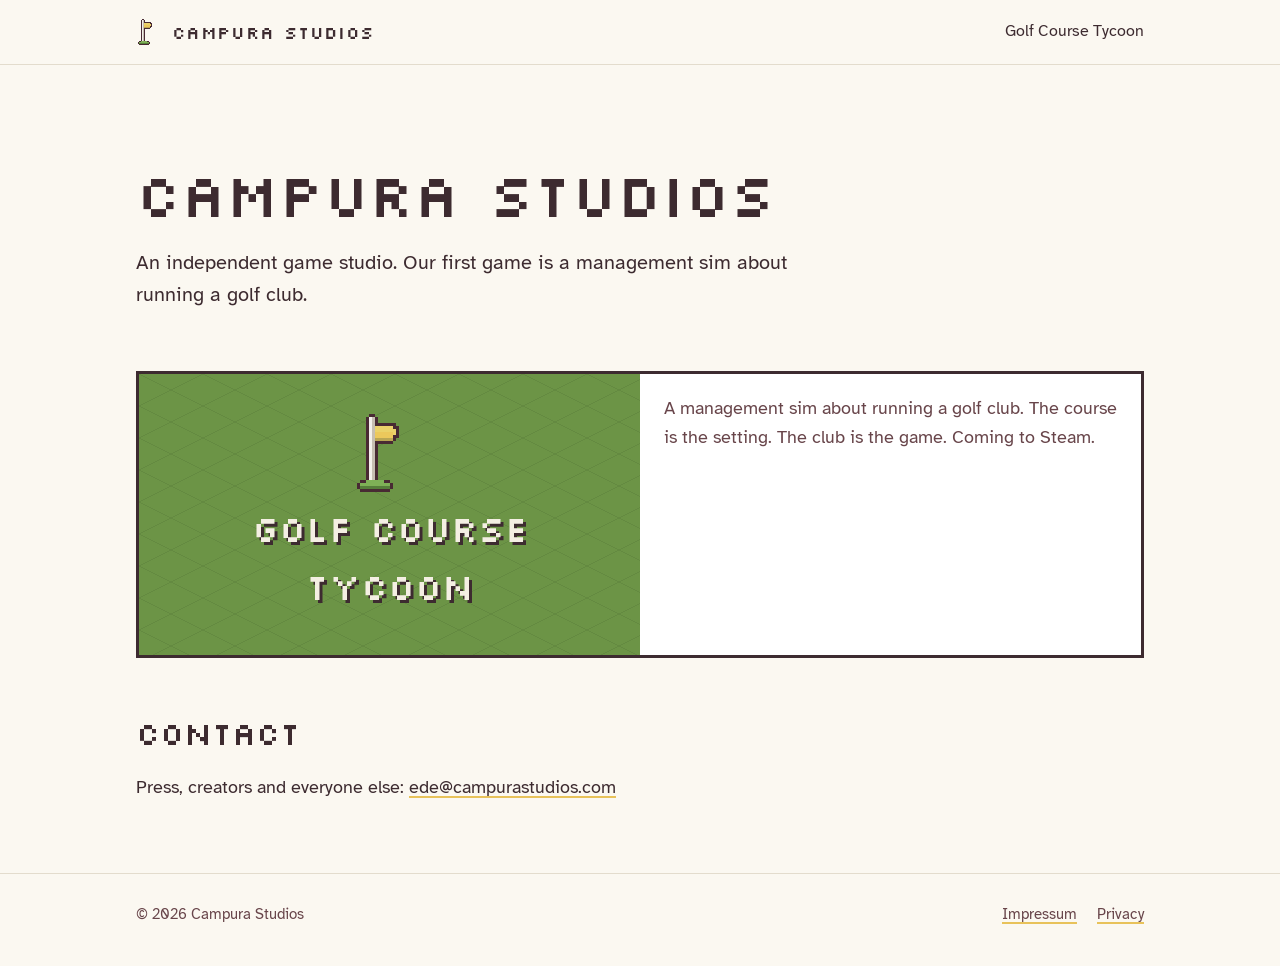
<file: index.html>
<!doctype html>
<html lang="en">
<head>
<meta charset="utf-8">
<meta name="viewport" content="width=device-width, initial-scale=1">
<title>Campura Studios</title>
<meta name="description" content="Campura Studios is an independent game studio. Our first game is Golf Course Tycoon, a management sim about running a golf club.">
<meta property="og:title" content="Campura Studios">
<meta property="og:description" content="Independent games. First up: Golf Course Tycoon.">
<meta property="og:type" content="website">
<meta property="og:url" content="https://campurastudios.com/">
<link rel="icon" href="/assets/favicon.png">
<link rel="stylesheet" href="/assets/site.css">
</head>
<body>

<header class="top">
	<div class="wrap">
		<a class="brand pixel" href="/"><img class="px" src="/assets/favicon.png" alt=""><span>Campura Studios</span></a>
		<nav><a href="/golfcoursetycoon/">Golf Course Tycoon</a></nav>
	</div>
</header>

<main class="wrap">
	<div class="studio">
		<h1>Campura Studios</h1>
		<p class="lede">An independent game studio. Our first game is a management sim about running a golf club.</p>
	</div>

	<a class="game-card" href="/golfcoursetycoon/">
		<div class="course">
			<img class="px" src="/assets/flag.png" alt="">
			<div>Golf Course Tycoon</div>
		</div>
		<div class="body">
			<p>A management sim about running a golf club. The course is the setting. The club is the game. Coming to Steam.</p>
		</div>
	</a>

	<section>
		<h2>Contact</h2>
		<p>Press, creators and everyone else: <a href="mailto:ede@campurastudios.com">ede@campurastudios.com</a></p>
	</section>
</main>

<footer>
	<div class="wrap">
		<span>© 2026 Campura Studios</span>
		<nav><a href="/impressum/">Impressum</a><a href="/privacy/">Privacy</a></nav>
	</div>
</footer>

</body>
</html>
</file>
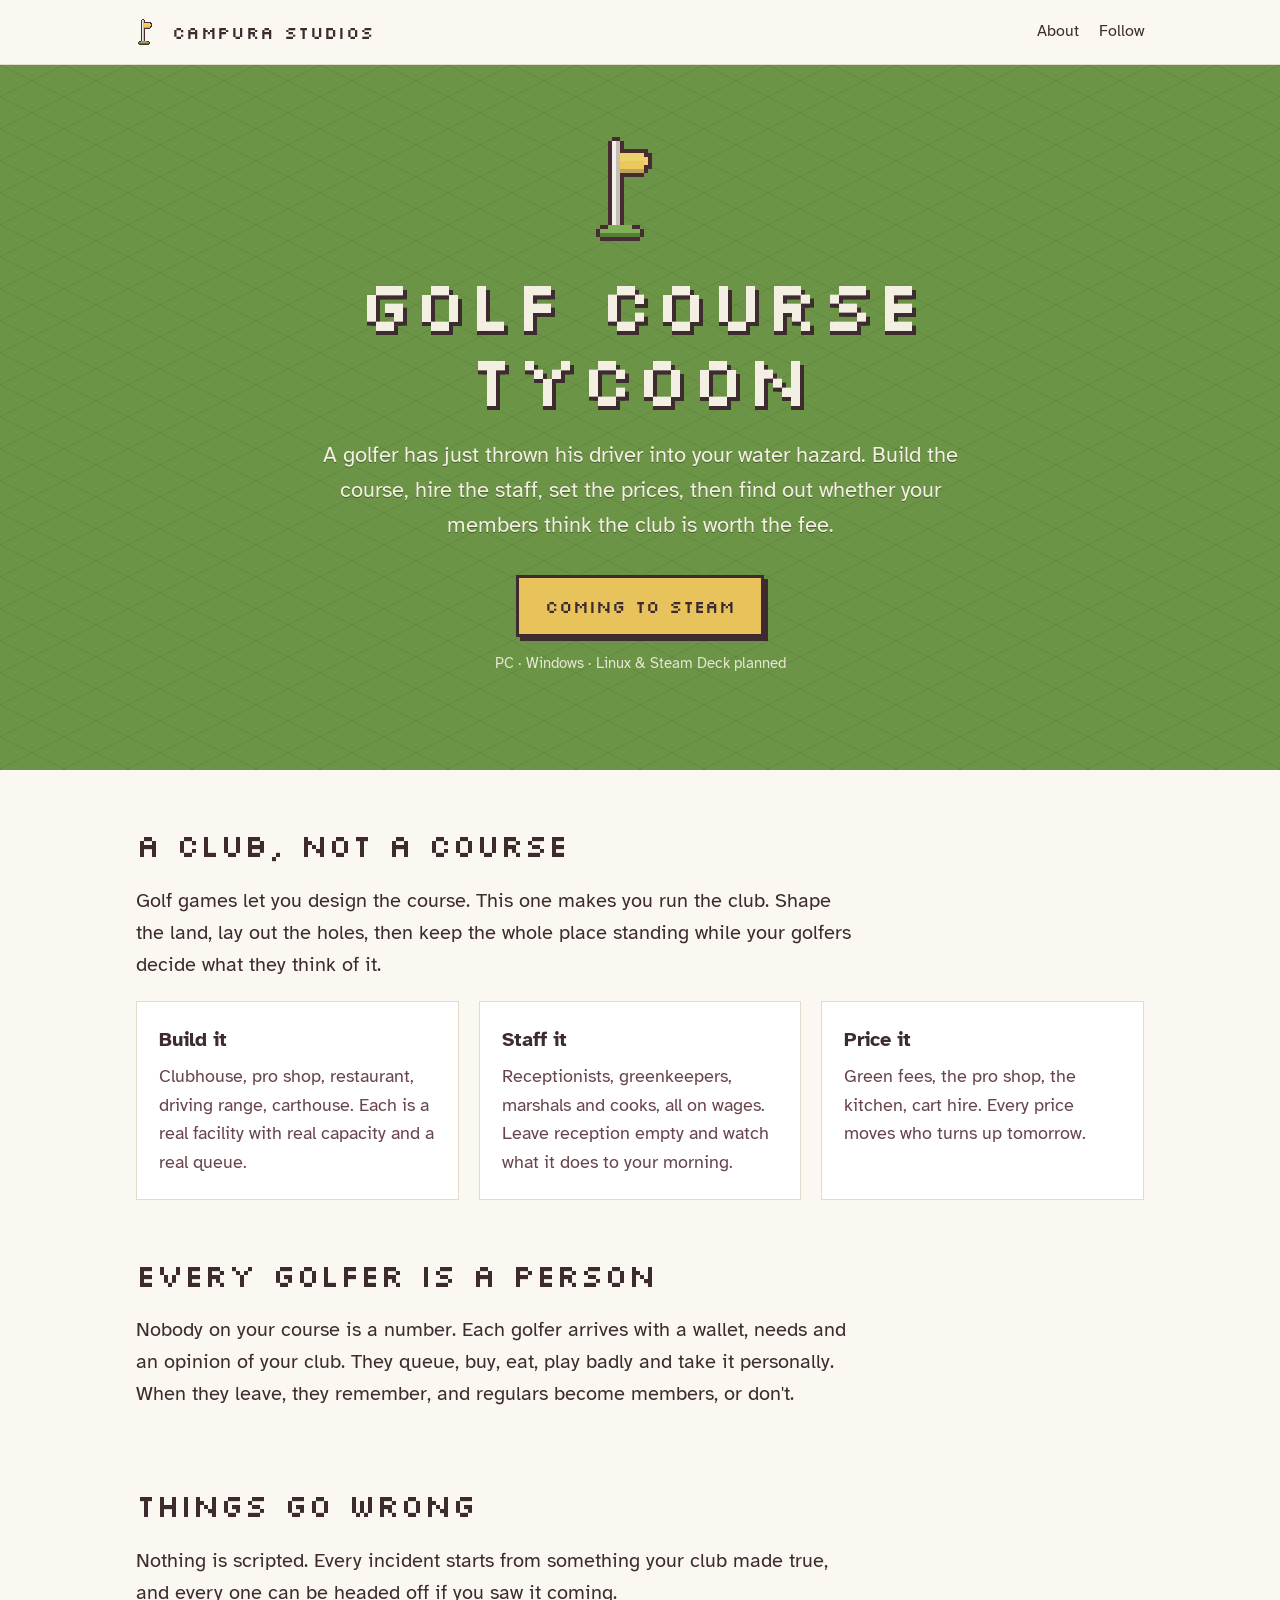
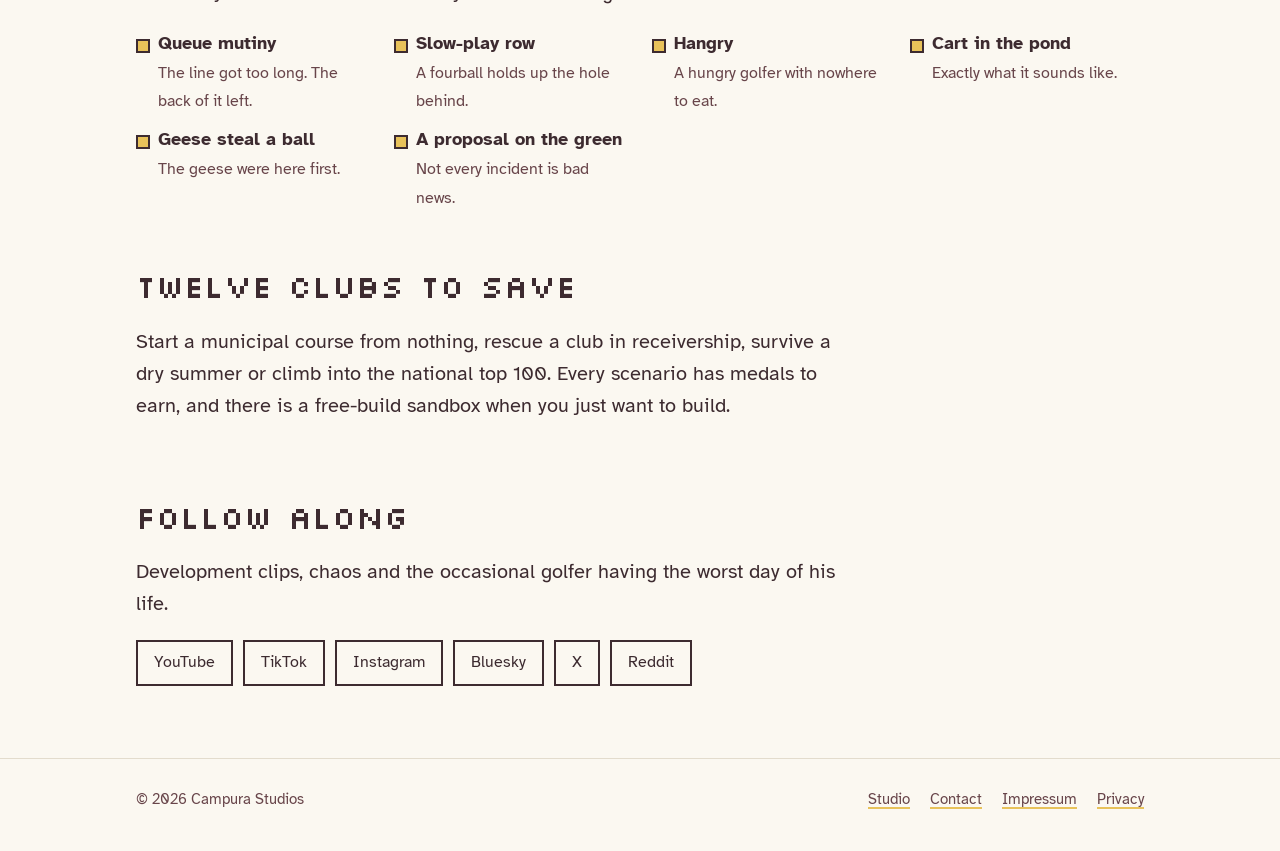
<file: golfcoursetycoon/index.html>
<!doctype html>
<html lang="en">
<head>
<meta charset="utf-8">
<meta name="viewport" content="width=device-width, initial-scale=1">
<title>Golf Course Tycoon</title>
<meta name="description" content="A management sim about running a golf club. Build the course, hire the staff, set the prices, and watch your golfers decide whether the club is worth it.">
<meta property="og:title" content="Golf Course Tycoon">
<meta property="og:description" content="A management sim about running a golf club. The course is the setting. The club is the game.">
<meta property="og:type" content="website">
<meta property="og:url" content="https://campurastudios.com/golfcoursetycoon/">
<!-- TODO(ede): og:image once a 1200x630 shot of your store club exists: <meta property="og:image" content="https://campurastudios.com/assets/og-golfcoursetycoon.png"> -->
<link rel="icon" href="/assets/favicon.png">
<link rel="stylesheet" href="/assets/site.css">
</head>
<body>

<header class="top">
	<div class="wrap">
		<a class="brand pixel" href="/"><img class="px" src="/assets/favicon.png" alt=""><span>Campura Studios</span></a>
		<nav><a href="#about">About</a><a href="#follow">Follow</a></nav>
	</div>
</header>

<main>
	<div class="course hero">
		<div class="wrap">
			<img class="px flag" src="/assets/flag.png" alt="">
			<h1 class="pixel">Golf Course<br>Tycoon</h1>
			<p class="tag">A golfer has just thrown his driver into your water hazard. Build the course, hire the staff, set the prices, then find out whether your members think the club is worth the fee.</p>
			<!-- TODO(ede): once the Steam page has an App ID, replace this with
			     <a class="btn" href="https://store.steampowered.com/app/APPID/">Wishlist on Steam</a> -->
			<span class="btn" aria-disabled="true">Coming to Steam</span>
			<p class="note">PC · Windows · Linux &amp; Steam Deck planned</p>
		</div>
	</div>

	<!-- TODO(ede): screenshots from your store club (1920x1080 PNG, 1:1, never scaled).
	     Put them in /assets/shots/ and uncomment.
	<section>
		<div class="wrap">
			<div class="shots">
				<img src="/assets/shots/01.png" alt="…" width="1920" height="1080">
				<img src="/assets/shots/02.png" alt="…" width="1920" height="1080">
			</div>
		</div>
	</section>
	-->

	<section id="about">
		<div class="wrap">
			<h2>A club, not a course</h2>
			<p class="lede">Golf games let you design the course. This one makes you run the club. Shape the land, lay out the holes, then keep the whole place standing while your golfers decide what they think of it.</p>
			<div class="grid">
				<div class="card"><h3>Build it</h3><p>Clubhouse, pro shop, restaurant, driving range, carthouse. Each is a real facility with real capacity and a real queue.</p></div>
				<div class="card"><h3>Staff it</h3><p>Receptionists, greenkeepers, marshals and cooks, all on wages. Leave reception empty and watch what it does to your morning.</p></div>
				<div class="card"><h3>Price it</h3><p>Green fees, the pro shop, the kitchen, cart hire. Every price moves who turns up tomorrow.</p></div>
			</div>
		</div>
	</section>

	<section>
		<div class="wrap">
			<h2>Every golfer is a person</h2>
			<p class="lede">Nobody on your course is a number. Each golfer arrives with a wallet, needs and an opinion of your club. They queue, buy, eat, play badly and take it personally. When they leave, they remember, and regulars become members, or don't.</p>
		</div>
	</section>

	<section>
		<div class="wrap">
			<h2>Things go wrong</h2>
			<p class="lede">Nothing is scripted. Every incident starts from something your club made true, and every one can be headed off if you saw it coming.</p>
			<ul class="chaos">
				<li><b>Queue mutiny</b><span>The line got too long. The back of it left.</span></li>
				<li><b>Slow-play row</b><span>A fourball holds up the hole behind.</span></li>
				<li><b>Hangry</b><span>A hungry golfer with nowhere to eat.</span></li>
				<li><b>Cart in the pond</b><span>Exactly what it sounds like.</span></li>
				<li><b>Geese steal a ball</b><span>The geese were here first.</span></li>
				<li><b>A proposal on the green</b><span>Not every incident is bad news.</span></li>
			</ul>
		</div>
	</section>

	<section>
		<div class="wrap">
			<h2>Twelve clubs to save</h2>
			<p class="lede">Start a municipal course from nothing, rescue a club in receivership, survive a dry summer or climb into the national top 100. Every scenario has medals to earn, and there is a free-build sandbox when you just want to build.</p>
		</div>
	</section>

	<section id="follow">
		<div class="wrap">
			<h2>Follow along</h2>
			<p class="lede">Development clips, chaos and the occasional golfer having the worst day of his life.</p>
			<ul class="follow">
				<li><a href="https://www.youtube.com/@golfcoursetycoon">YouTube</a></li>
				<li><a href="https://www.tiktok.com/@golfcoursetycoon">TikTok</a></li>
				<li><a href="https://www.instagram.com/golfcoursetycoon/">Instagram</a></li>
				<li><a href="https://bsky.app/profile/golfcoursetycoon.bsky.social">Bluesky</a></li>
				<li><a href="https://x.com/golfcoursetyc">X</a></li>
				<li><a href="https://www.reddit.com/user/GolfCourseTycoon/">Reddit</a></li>
			</ul>
		</div>
	</section>
</main>

<footer>
	<div class="wrap">
		<span>© 2026 Campura Studios</span>
		<nav><a href="/">Studio</a><a href="mailto:ede@campurastudios.com">Contact</a><a href="/impressum/">Impressum</a><a href="/privacy/">Privacy</a></nav>
	</div>
</footer>

</body>
</html>
</file>
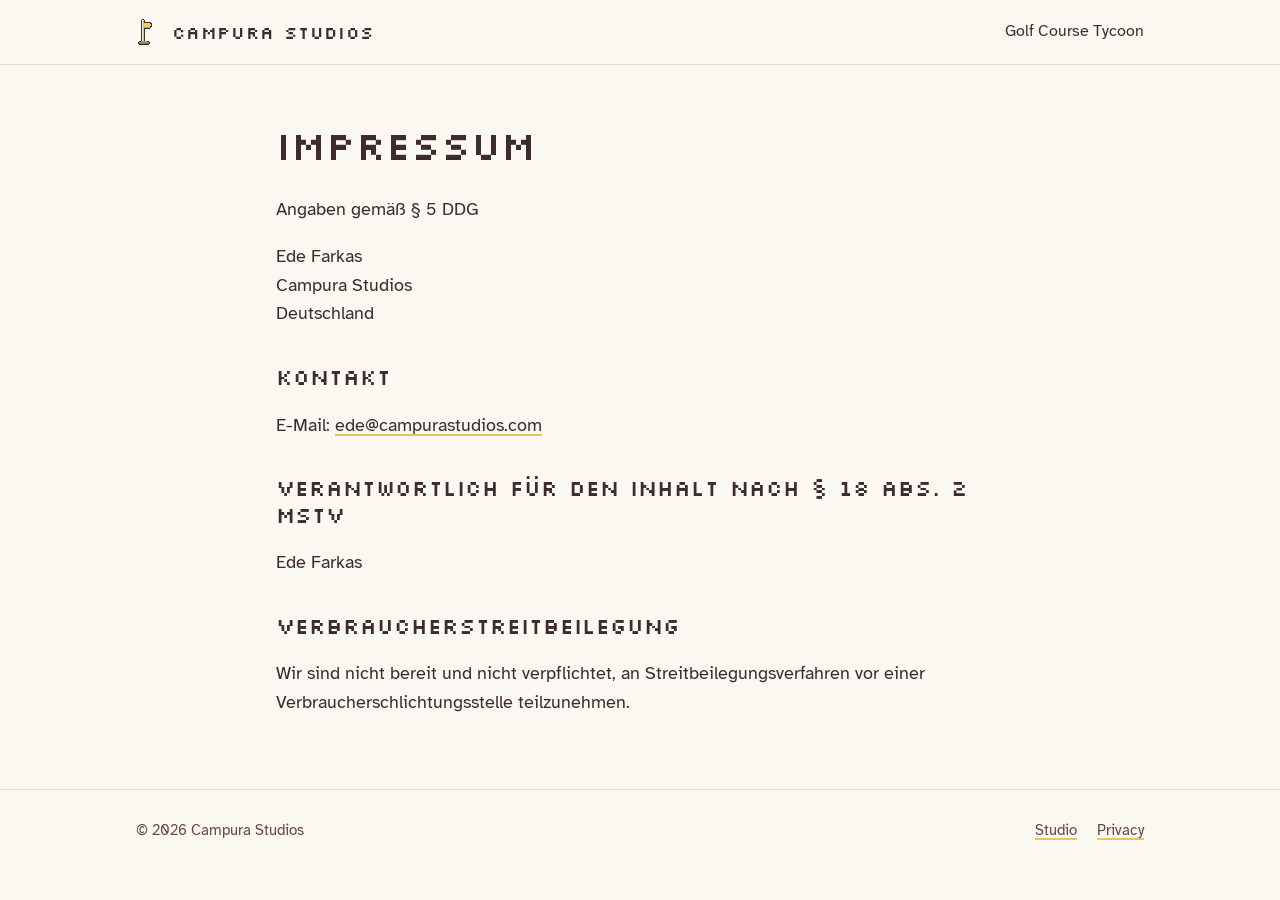
<file: impressum/index.html>
<!doctype html>
<html lang="de">
<head>
<meta charset="utf-8">
<meta name="viewport" content="width=device-width, initial-scale=1">
<title>Impressum</title>
<meta name="robots" content="noindex">
<link rel="icon" href="/assets/favicon.png">
<link rel="stylesheet" href="/assets/site.css">
</head>
<body>

<header class="top">
	<div class="wrap">
		<a class="brand pixel" href="/"><img class="px" src="/assets/favicon.png" alt=""><span>Campura Studios</span></a>
		<nav><a href="/golfcoursetycoon/">Golf Course Tycoon</a></nav>
	</div>
</header>

<!-- RULE (Ede, 2026-10-15): NEVER a phone number and NEVER Ede's home address on
     this site, in any file, in any commit. The address line below gets a rented
     virtual business address at release, nothing else. Contact stays email only.
     TODO(ede): the virtual address before release. -->
<main class="wrap legal">
	<h1>Impressum</h1>
	<p>Angaben gemäß § 5 DDG</p>
	<p>
		Ede Farkas<br>
		Campura Studios<br>
		<!-- TODO(ede): virtual business address, added at release. Never a home address. -->
		Deutschland
	</p>

	<h2>Kontakt</h2>
	<p>
		E-Mail: <a href="mailto:ede@campurastudios.com">ede@campurastudios.com</a>
	</p>

	<!-- TODO(ede): only if you have one. Delete this block otherwise.
	<h2>Umsatzsteuer-ID</h2>
	<p>Umsatzsteuer-Identifikationsnummer gemäß § 27a UStG: DE…</p>
	-->

	<h2>Verantwortlich für den Inhalt nach § 18 Abs. 2 MStV</h2>
	<p>Ede Farkas</p>

	<h2>Verbraucherstreitbeilegung</h2>
	<p>Wir sind nicht bereit und nicht verpflichtet, an Streitbeilegungsverfahren vor einer Verbraucherschlichtungsstelle teilzunehmen.</p>
</main>

<footer>
	<div class="wrap">
		<span>© 2026 Campura Studios</span>
		<nav><a href="/">Studio</a><a href="/privacy/">Privacy</a></nav>
	</div>
</footer>

</body>
</html>
</file>
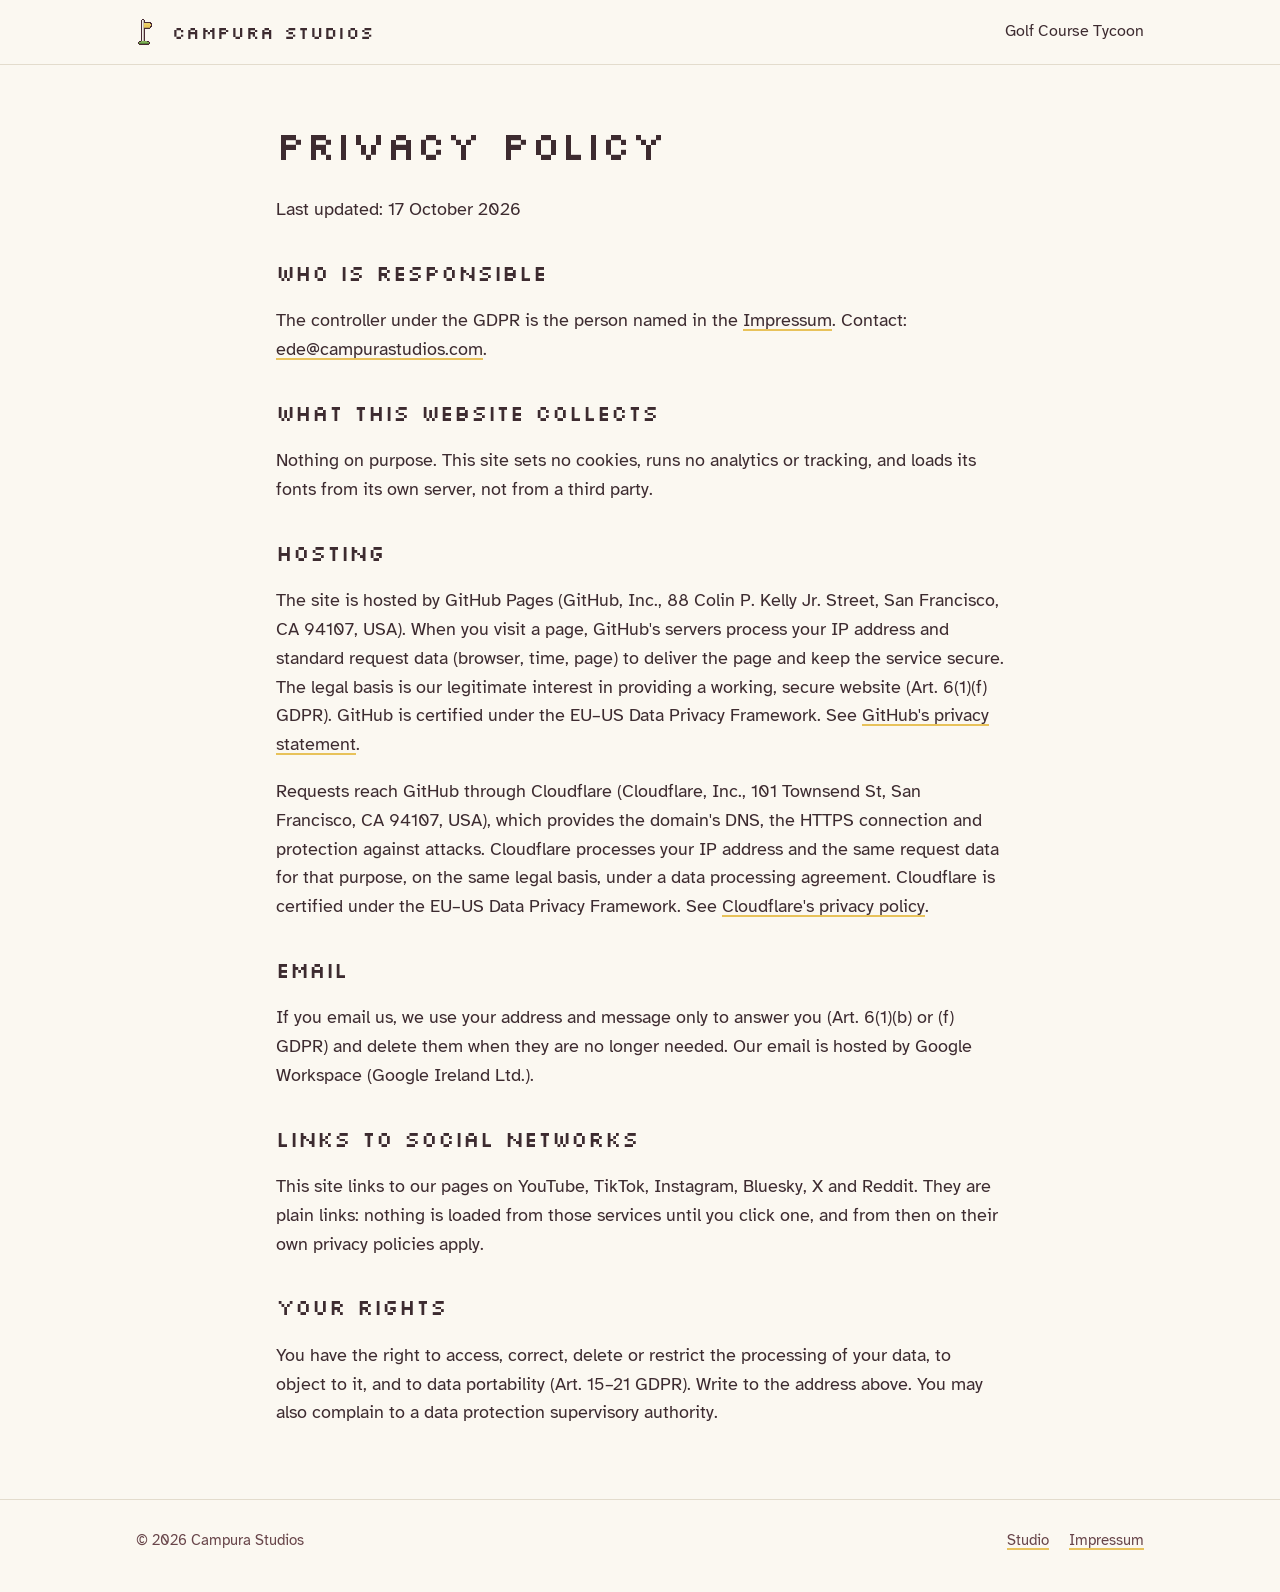
<file: privacy/index.html>
<!doctype html>
<html lang="en">
<head>
<meta charset="utf-8">
<meta name="viewport" content="width=device-width, initial-scale=1">
<title>Privacy Policy</title>
<meta name="robots" content="noindex">
<link rel="icon" href="/assets/favicon.png">
<link rel="stylesheet" href="/assets/site.css">
</head>
<body>

<header class="top">
	<div class="wrap">
		<a class="brand pixel" href="/"><img class="px" src="/assets/favicon.png" alt=""><span>Campura Studios</span></a>
		<nav><a href="/golfcoursetycoon/">Golf Course Tycoon</a></nav>
	</div>
</header>

<main class="wrap legal">
	<h1>Privacy Policy</h1>
	<p>Last updated: 17 October 2026</p>

	<h2>Who is responsible</h2>
	<p>The controller under the GDPR is the person named in the <a href="/impressum/">Impressum</a>. Contact: <a href="mailto:ede@campurastudios.com">ede@campurastudios.com</a>.</p>

	<h2>What this website collects</h2>
	<p>Nothing on purpose. This site sets no cookies, runs no analytics or tracking, and loads its fonts from its own server, not from a third party.</p>

	<h2>Hosting</h2>
	<p>The site is hosted by GitHub Pages (GitHub, Inc., 88 Colin P. Kelly Jr. Street, San Francisco, CA 94107, USA). When you visit a page, GitHub's servers process your IP address and standard request data (browser, time, page) to deliver the page and keep the service secure. The legal basis is our legitimate interest in providing a working, secure website (Art. 6(1)(f) GDPR). GitHub is certified under the EU–US Data Privacy Framework. See <a href="https://docs.github.com/en/site-policy/privacy-policies/github-general-privacy-statement">GitHub's privacy statement</a>.</p>
	<p>Requests reach GitHub through Cloudflare (Cloudflare, Inc., 101 Townsend St, San Francisco, CA 94107, USA), which provides the domain's DNS, the HTTPS connection and protection against attacks. Cloudflare processes your IP address and the same request data for that purpose, on the same legal basis, under a data processing agreement. Cloudflare is certified under the EU–US Data Privacy Framework. See <a href="https://www.cloudflare.com/privacypolicy/">Cloudflare's privacy policy</a>.</p>

	<h2>Email</h2>
	<p>If you email us, we use your address and message only to answer you (Art. 6(1)(b) or (f) GDPR) and delete them when they are no longer needed. Our email is hosted by Google Workspace (Google Ireland Ltd.).</p>

	<h2>Links to social networks</h2>
	<p>This site links to our pages on YouTube, TikTok, Instagram, Bluesky, X and Reddit. They are plain links: nothing is loaded from those services until you click one, and from then on their own privacy policies apply.</p>

	<!-- TODO(ede): the game itself. Golf Course Tycoon can send crash reports
	     (Sentry) and telemetry. Before the demo ships, add a section here saying
	     what is sent, when (opt-in?), to whom, and how long it is kept. -->

	<h2>Your rights</h2>
	<p>You have the right to access, correct, delete or restrict the processing of your data, to object to it, and to data portability (Art. 15–21 GDPR). Write to the address above. You may also complain to a data protection supervisory authority.</p>
</main>

<footer>
	<div class="wrap">
		<span>© 2026 Campura Studios</span>
		<nav><a href="/">Studio</a><a href="/impressum/">Impressum</a></nav>
	</div>
</footer>

</body>
</html>
</file>
<file: assets/site.css>
/* Campura Studios site. One stylesheet for every page.
   Fonts are self-hosted (OFL, see /assets/fonts/LICENSE.md): loading them from
   Google's servers sends the visitor's IP to Google, which German courts have
   ruled needs consent (LG München I, 3 O 17493/20). Self-hosted needs none. */

@font-face { font-family: "Silkscreen"; src: url("fonts/silkscreen-400.woff2") format("woff2"); font-weight: 400; font-display: swap; }
@font-face { font-family: "Atkinson Hyperlegible"; src: url("fonts/atkinson-400.woff2") format("woff2"); font-weight: 400; font-display: swap; }
@font-face { font-family: "Atkinson Hyperlegible"; src: url("fonts/atkinson-700.woff2") format("woff2"); font-weight: 700; font-display: swap; }

/* The game's own colours: the wordmark's ink and cream, the flag's yellow,
   the course's two greens and its water. */
:root {
	--ink: #3d2b30;
	--ink-soft: #68454a;
	--cream: #f4efe3;
	--paper: #fbf8f1;
	--flag: #e8c25a;
	--grass: #6c9446;
	--grass-dark: #4b6738;
	--water: #477d7f;
	--bg: var(--paper);
	--fg: var(--ink);
	--muted: var(--ink-soft);
	--card: #ffffff;
	--line: #e3dccd;
	color-scheme: light;
}
@media (prefers-color-scheme: dark) {
	:root:not([data-theme="light"]) {
		--bg: #221a1c;
		--fg: #f4efe3;
		--muted: #c9bcb0;
		--card: #2e2326;
		--line: #463439;
		color-scheme: dark;
	}
}
:root[data-theme="dark"] {
	--bg: #221a1c;
	--fg: #f4efe3;
	--muted: #c9bcb0;
	--card: #2e2326;
	--line: #463439;
	color-scheme: dark;
}

* { box-sizing: border-box; }
html { -webkit-text-size-adjust: 100%; }
body {
	margin: 0;
	background: var(--bg);
	color: var(--fg);
	font: 18px/1.6 "Atkinson Hyperlegible", system-ui, sans-serif;
}
img.px { image-rendering: pixelated; }
a { color: inherit; text-decoration-color: var(--flag); text-decoration-thickness: 2px; text-underline-offset: 3px; }
a:hover { text-decoration-color: currentColor; }
:focus-visible { outline: 3px solid var(--flag); outline-offset: 3px; }

.wrap { max-width: 1040px; margin: 0 auto; padding: 0 16px; }
.pixel { font-family: "Silkscreen", monospace; font-weight: 400; letter-spacing: 0.02em; }

/* Header and footer */
.top { border-bottom: 1px solid var(--line); }
.top .wrap { display: flex; align-items: center; justify-content: space-between; gap: 16px; min-height: 64px; }
.brand { display: flex; align-items: center; gap: 10px; text-decoration: none; font-size: 18px; }
.brand img { width: 26px; height: 26px; }
.top nav { display: flex; gap: 20px; font-size: 16px; }
.top nav a { text-decoration: none; }
.top nav a:hover { text-decoration: underline; }

footer { border-top: 1px solid var(--line); margin-top: 72px; padding: 28px 0 40px; font-size: 15px; color: var(--muted); }
footer .wrap { display: flex; flex-wrap: wrap; gap: 12px 28px; justify-content: space-between; }
footer nav { display: flex; flex-wrap: wrap; gap: 8px 20px; }

/* The course behind the hero: a 2:1 isometric lattice in the game's two greens. */
.course {
	background-color: var(--grass);
	background-image:
		linear-gradient(26.565deg, transparent 49%, rgba(0,0,0,0.07) 49%, rgba(0,0,0,0.07) 51%, transparent 51%),
		linear-gradient(-26.565deg, transparent 49%, rgba(0,0,0,0.07) 49%, rgba(0,0,0,0.07) 51%, transparent 51%);
	background-size: 64px 32px;
	color: var(--cream);
}

.hero { padding: 72px 0 80px; text-align: center; }
.hero .flag { width: 104px; height: 104px; }
.hero h1 {
	margin: 16px 0 8px;
	font-size: clamp(34px, 8vw, 72px);
	line-height: 1.05;
	color: var(--cream);
	text-shadow: 0 4px 0 var(--ink), 4px 4px 0 var(--ink);
}
.hero .tag { font-size: clamp(18px, 2.6vw, 22px); max-width: 640px; margin: 20px auto 32px; text-shadow: 0 1px 0 rgba(0,0,0,0.35); }
.hero .note { margin-top: 14px; font-size: 15px; opacity: 0.9; }

.btn {
	display: inline-block;
	padding: 14px 26px;
	background: var(--flag);
	color: var(--ink);
	font-family: "Silkscreen", monospace;
	font-size: 18px;
	text-decoration: none;
	border: 3px solid var(--ink);
	box-shadow: 4px 4px 0 var(--ink);
}
.btn:hover { transform: translate(-1px, -1px); box-shadow: 5px 5px 0 var(--ink); }
.btn[aria-disabled="true"] { cursor: default; }
.btn[aria-disabled="true"]:hover { transform: none; box-shadow: 4px 4px 0 var(--ink); }

section { padding: 56px 0 0; }
h2 { font-family: "Silkscreen", monospace; font-weight: 400; font-size: clamp(24px, 4vw, 32px); line-height: 1.2; margin: 0 0 20px; }
h3 { font-size: 20px; margin: 0 0 6px; }
.lede { font-size: 20px; max-width: 720px; }

.grid { display: grid; grid-template-columns: repeat(auto-fit, minmax(240px, 1fr)); gap: 20px; }
.card { background: var(--card); border: 1px solid var(--line); padding: 22px; }
.card p { margin: 0; color: var(--muted); }

.chaos { list-style: none; padding: 0; margin: 0; display: grid; grid-template-columns: repeat(auto-fit, minmax(220px, 1fr)); gap: 10px 24px; }
.chaos li { padding-left: 22px; position: relative; }
.chaos li::before { content: ""; position: absolute; left: 0; top: 0.55em; width: 10px; height: 10px; background: var(--flag); border: 2px solid var(--ink); }
.chaos b { display: block; }
.chaos span { color: var(--muted); font-size: 16px; }

.shots { display: grid; grid-template-columns: repeat(auto-fit, minmax(300px, 1fr)); gap: 16px; }
.shots img { width: 100%; height: auto; display: block; border: 3px solid var(--ink); image-rendering: pixelated; }

.follow { display: flex; flex-wrap: wrap; gap: 10px; padding: 0; margin: 0; list-style: none; }
.follow a { display: inline-block; padding: 8px 16px; border: 2px solid var(--fg); text-decoration: none; font-size: 16px; }
.follow a:hover { background: var(--fg); color: var(--bg); }

.legal { max-width: 760px; }
.legal h1 { font-family: "Silkscreen", monospace; font-weight: 400; font-size: clamp(28px, 5vw, 40px); margin: 48px 0 16px; }
/* German compounds ("Verbraucherstreitbeilegung") are wider than a phone in the pixel face. */
.legal h1, .legal h2 { hyphens: auto; overflow-wrap: anywhere; }
.legal h2 { font-size: 22px; margin-top: 36px; }
.todo { background: #fff3c4; color: #3d2b30; padding: 0 4px; }

.studio { padding: 96px 0 40px; }
.studio h1 { font-family: "Silkscreen", monospace; font-weight: 400; font-size: clamp(34px, 7vw, 60px); line-height: 1.1; margin: 0 0 16px; }
.game-card { display: grid; grid-template-columns: 1fr; border: 3px solid var(--ink); background: var(--card); text-decoration: none; }
.game-card .course { padding: 40px 24px; text-align: center; }
.game-card .course img { width: 78px; height: 78px; }
.game-card .course div { font-family: "Silkscreen", monospace; font-size: clamp(24px, 5vw, 36px); text-shadow: 3px 3px 0 var(--ink); margin-top: 8px; }
.game-card .body { padding: 20px 24px; }
.game-card .body p { margin: 0; color: var(--muted); }
@media (min-width: 760px) { .game-card { grid-template-columns: 1fr 1fr; } .game-card .course { display: flex; flex-direction: column; justify-content: center; align-items: center; } }

@media (max-width: 520px) {
	body { font-size: 17px; }
	.top nav { gap: 14px; font-size: 15px; }
	.brand span { display: none; }
}
</file>
